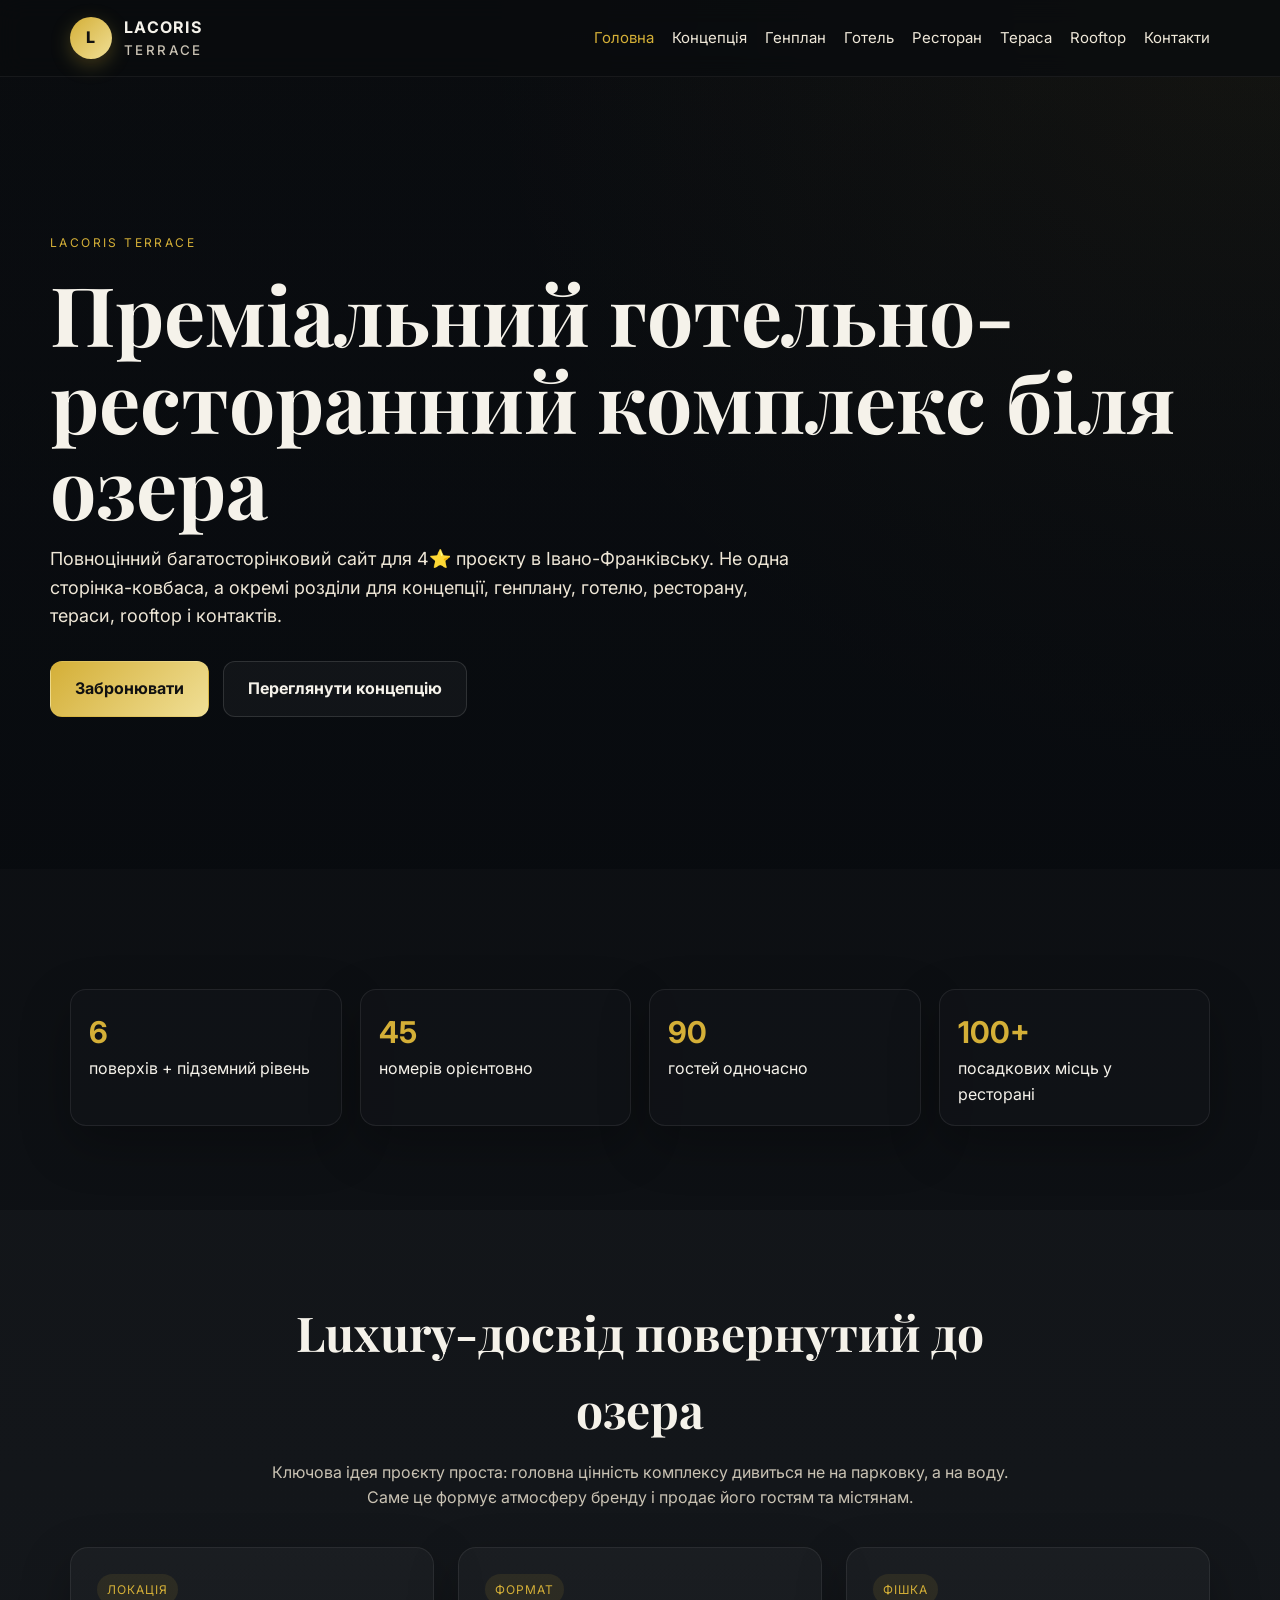
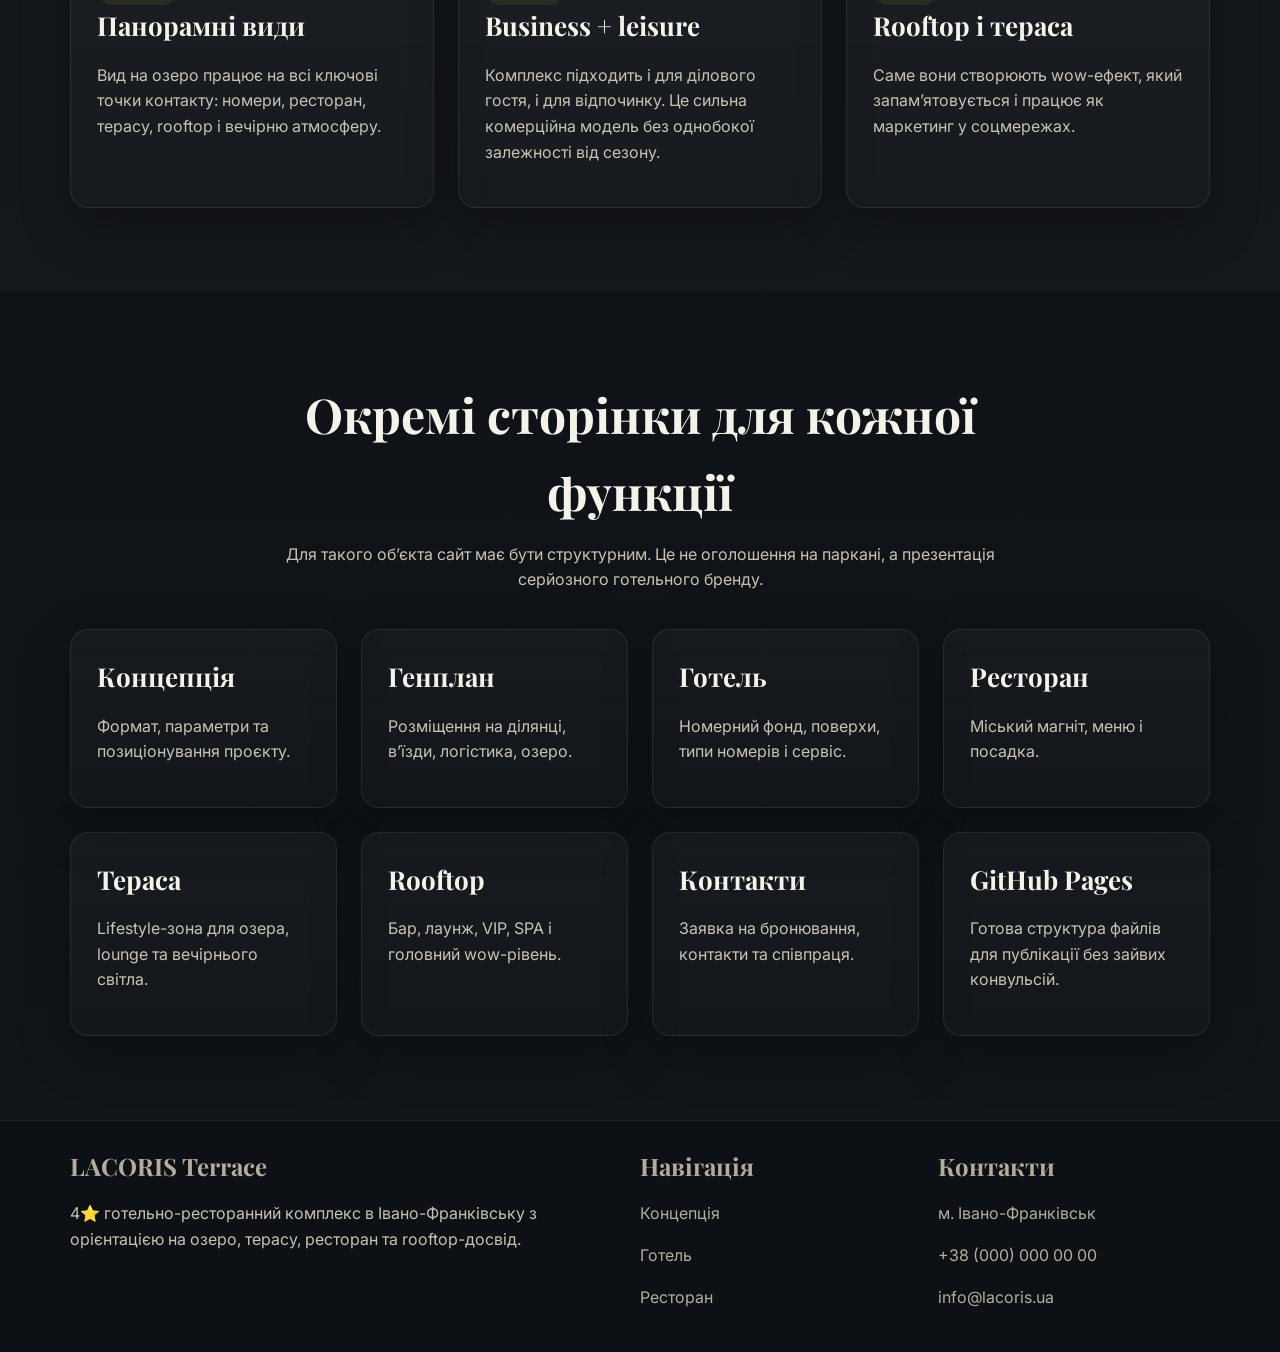
<file: index.html>
<!DOCTYPE html><html lang="uk"><head><meta charset="UTF-8"><meta name="viewport" content="width=device-width, initial-scale=1.0"><title>LACORIS Terrace | Головна</title><link rel="preconnect" href="https://fonts.googleapis.com"><link rel="preconnect" href="https://fonts.gstatic.com" crossorigin><link href="https://fonts.googleapis.com/css2?family=Playfair+Display:wght@500;700&family=Inter:wght@300;400;500;600;700&display=swap" rel="stylesheet"><link rel="stylesheet" href="style.css"></head><body><header class="header"><div class="container nav"><a class="brand" href="index.html"><span class="brand-mark">L</span><span>LACORIS <small>TERRACE</small></span></a><nav class="nav-links"><a class="active" href="index.html">Головна</a><a class="" href="concept.html">Концепція</a><a class="" href="masterplan.html">Генплан</a><a class="" href="hotel.html">Готель</a><a class="" href="restaurant.html">Ресторан</a><a class="" href="terrace.html">Тераса</a><a class="" href="rooftop.html">Rooftop</a><a class="" href="contacts.html">Контакти</a></nav></div></header><section class="hero"><div class="container hero-inner"><span class="kicker">LACORIS Terrace</span><h1>Преміальний готельно-ресторанний комплекс біля озера</h1><p>Повноцінний багатосторінковий сайт для 4⭐ проєкту в Івано-Франківську. Не одна сторінка-ковбаса, а окремі розділи для концепції, генплану, готелю, ресторану, тераси, rooftop і контактів.</p><div class="actions"><a class="btn btn-primary" href="contacts.html">Забронювати</a><a class="btn btn-secondary" href="concept.html">Переглянути концепцію</a></div></div></section>
<section class="section"><div class="container"><div class="stats"><div class="stat"><strong>6</strong><span>поверхів + підземний рівень</span></div><div class="stat"><strong>45</strong><span>номерів орієнтовно</span></div><div class="stat"><strong>90</strong><span>гостей одночасно</span></div><div class="stat"><strong>100+</strong><span>посадкових місць у ресторані</span></div></div></div></section>
<section class="section section-alt"><div class="container"><div class="section-head"><h2>Luxury-досвід повернутий до озера</h2><p>Ключова ідея проєкту проста: головна цінність комплексу дивиться не на парковку, а на воду. Саме це формує атмосферу бренду і продає його гостям та містянам.</p></div><div class="grid grid-3"><article class="card"><span class="badge">Локація</span><h3>Панорамні види</h3><p>Вид на озеро працює на всі ключові точки контакту: номери, ресторан, терасу, rooftop і вечірню атмосферу.</p></article><article class="card"><span class="badge">Формат</span><h3>Business + leisure</h3><p>Комплекс підходить і для ділового гостя, і для відпочинку. Це сильна комерційна модель без однобокої залежності від сезону.</p></article><article class="card"><span class="badge">Фішка</span><h3>Rooftop і тераса</h3><p>Саме вони створюють wow-ефект, який запам’ятовується і працює як маркетинг у соцмережах.</p></article></div></div></section>
<section class="section"><div class="container"><div class="section-head"><h2>Окремі сторінки для кожної функції</h2><p>Для такого об’єкта сайт має бути структурним. Це не оголошення на паркані, а презентація серйозного готельного бренду.</p></div><div class="grid grid-4"><a class="card" href="concept.html"><h3>Концепція</h3><p>Формат, параметри та позиціонування проєкту.</p></a><a class="card" href="masterplan.html"><h3>Генплан</h3><p>Розміщення на ділянці, в’їзди, логістика, озеро.</p></a><a class="card" href="hotel.html"><h3>Готель</h3><p>Номерний фонд, поверхи, типи номерів і сервіс.</p></a><a class="card" href="restaurant.html"><h3>Ресторан</h3><p>Міський магніт, меню і посадка.</p></a><a class="card" href="terrace.html"><h3>Тераса</h3><p>Lifestyle-зона для озера, lounge та вечірнього світла.</p></a><a class="card" href="rooftop.html"><h3>Rooftop</h3><p>Бар, лаунж, VIP, SPA і головний wow-рівень.</p></a><a class="card" href="contacts.html"><h3>Контакти</h3><p>Заявка на бронювання, контакти та співпраця.</p></a><div class="card"><h3>GitHub Pages</h3><p>Готова структура файлів для публікації без зайвих конвульсій.</p></div></div></div></section><footer class="footer"><div class="container footer-grid"><div><h4>LACORIS Terrace</h4><p class="note">4⭐ готельно-ресторанний комплекс в Івано-Франківську з орієнтацією на озеро, терасу, ресторан та rooftop-досвід.</p></div><div><h4>Навігація</h4><p><a href="concept.html">Концепція</a></p><p><a href="hotel.html">Готель</a></p><p><a href="restaurant.html">Ресторан</a></p></div><div><h4>Контакти</h4><p>м. Івано-Франківськ</p><p><a href="tel:+380000000000">+38 (000) 000 00 00</a></p><p><a href="mailto:info@lacoris.ua">info@lacoris.ua</a></p></div></div></footer></body></html>
</file>
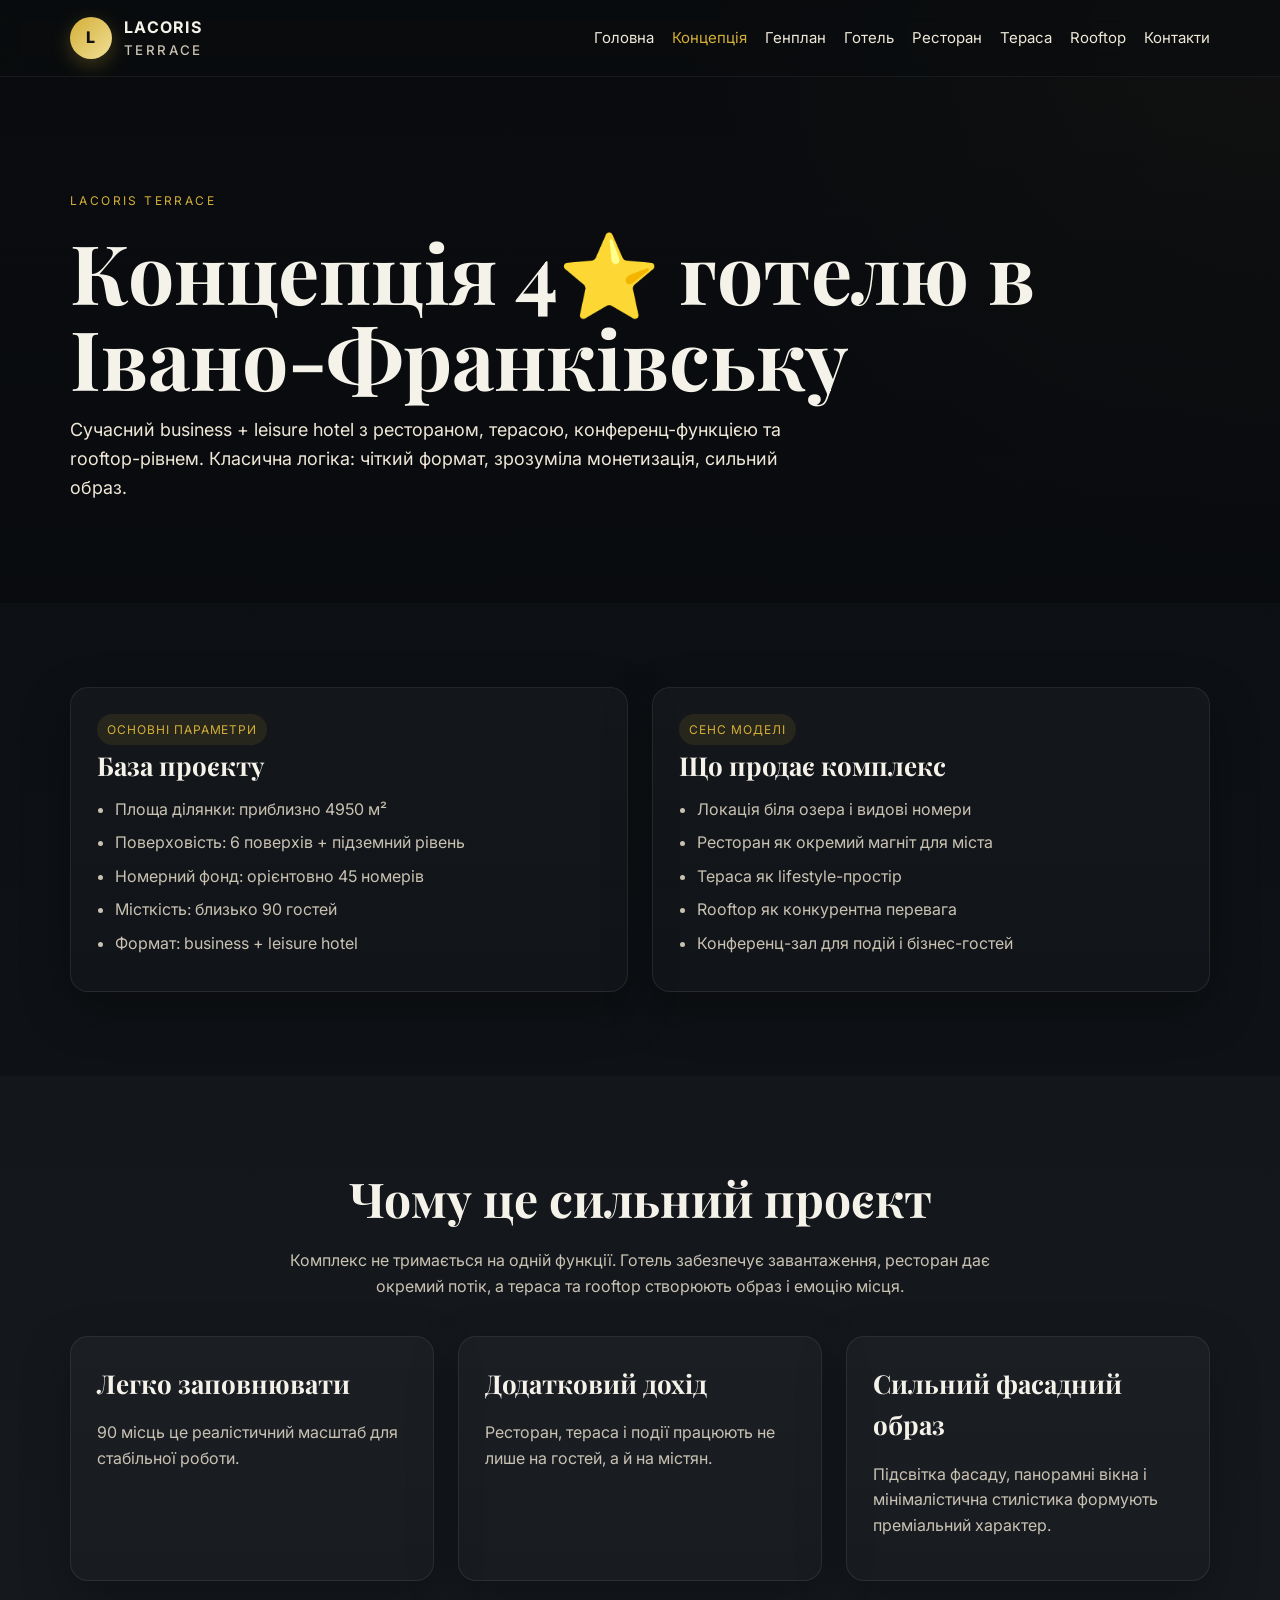
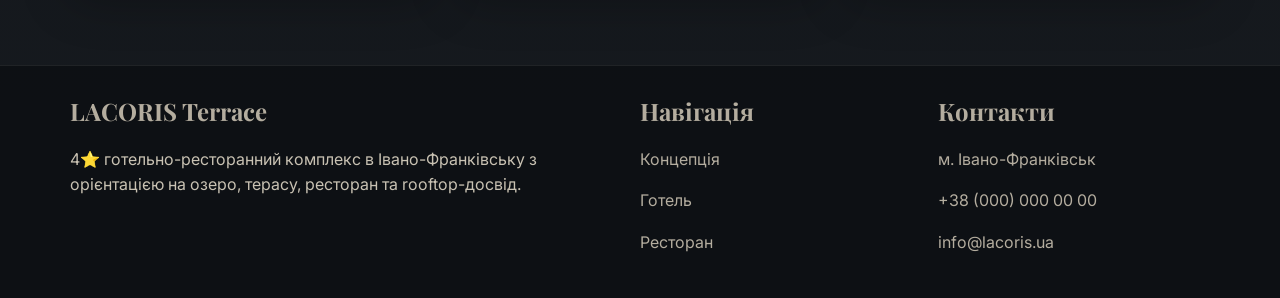
<file: concept.html>
<!DOCTYPE html><html lang="uk"><head><meta charset="UTF-8"><meta name="viewport" content="width=device-width, initial-scale=1.0"><title>LACORIS Terrace | Концепція</title><link rel="preconnect" href="https://fonts.googleapis.com"><link rel="preconnect" href="https://fonts.gstatic.com" crossorigin><link href="https://fonts.googleapis.com/css2?family=Playfair+Display:wght@500;700&family=Inter:wght@300;400;500;600;700&display=swap" rel="stylesheet"><link rel="stylesheet" href="style.css"></head><body><header class="header"><div class="container nav"><a class="brand" href="index.html"><span class="brand-mark">L</span><span>LACORIS <small>TERRACE</small></span></a><nav class="nav-links"><a class="" href="index.html">Головна</a><a class="active" href="concept.html">Концепція</a><a class="" href="masterplan.html">Генплан</a><a class="" href="hotel.html">Готель</a><a class="" href="restaurant.html">Ресторан</a><a class="" href="terrace.html">Тераса</a><a class="" href="rooftop.html">Rooftop</a><a class="" href="contacts.html">Контакти</a></nav></div></header><section class="page-hero"><div class="container"><span class="kicker">LACORIS Terrace</span><h1>Концепція 4⭐ готелю в Івано-Франківську</h1><p>Сучасний business + leisure hotel з рестораном, терасою, конференц-функцією та rooftop-рівнем. Класична логіка: чіткий формат, зрозуміла монетизація, сильний образ.</p></div></section>
<section class="section"><div class="container"><div class="grid grid-2"><article class="card"><span class="badge">Основні параметри</span><h3>База проєкту</h3><ul class="list"><li>Площа ділянки: приблизно 4950 м²</li><li>Поверховість: 6 поверхів + підземний рівень</li><li>Номерний фонд: орієнтовно 45 номерів</li><li>Місткість: близько 90 гостей</li><li>Формат: business + leisure hotel</li></ul></article><article class="card"><span class="badge">Сенс моделі</span><h3>Що продає комплекс</h3><ul class="list"><li>Локація біля озера і видові номери</li><li>Ресторан як окремий магніт для міста</li><li>Тераса як lifestyle-простір</li><li>Rooftop як конкурентна перевага</li><li>Конференц-зал для подій і бізнес-гостей</li></ul></article></div></div></section>
<section class="section section-alt"><div class="container"><div class="section-head"><h2>Чому це сильний проєкт</h2><p>Комплекс не тримається на одній функції. Готель забезпечує завантаження, ресторан дає окремий потік, а тераса та rooftop створюють образ і емоцію місця.</p></div><div class="grid grid-3"><article class="card"><h3>Легко заповнювати</h3><p>90 місць це реалістичний масштаб для стабільної роботи.</p></article><article class="card"><h3>Додатковий дохід</h3><p>Ресторан, тераса і події працюють не лише на гостей, а й на містян.</p></article><article class="card"><h3>Сильний фасадний образ</h3><p>Підсвітка фасаду, панорамні вікна і мінімалістична стилістика формують преміальний характер.</p></article></div></div></section><footer class="footer"><div class="container footer-grid"><div><h4>LACORIS Terrace</h4><p class="note">4⭐ готельно-ресторанний комплекс в Івано-Франківську з орієнтацією на озеро, терасу, ресторан та rooftop-досвід.</p></div><div><h4>Навігація</h4><p><a href="concept.html">Концепція</a></p><p><a href="hotel.html">Готель</a></p><p><a href="restaurant.html">Ресторан</a></p></div><div><h4>Контакти</h4><p>м. Івано-Франківськ</p><p><a href="tel:+380000000000">+38 (000) 000 00 00</a></p><p><a href="mailto:info@lacoris.ua">info@lacoris.ua</a></p></div></div></footer></body></html>
</file>
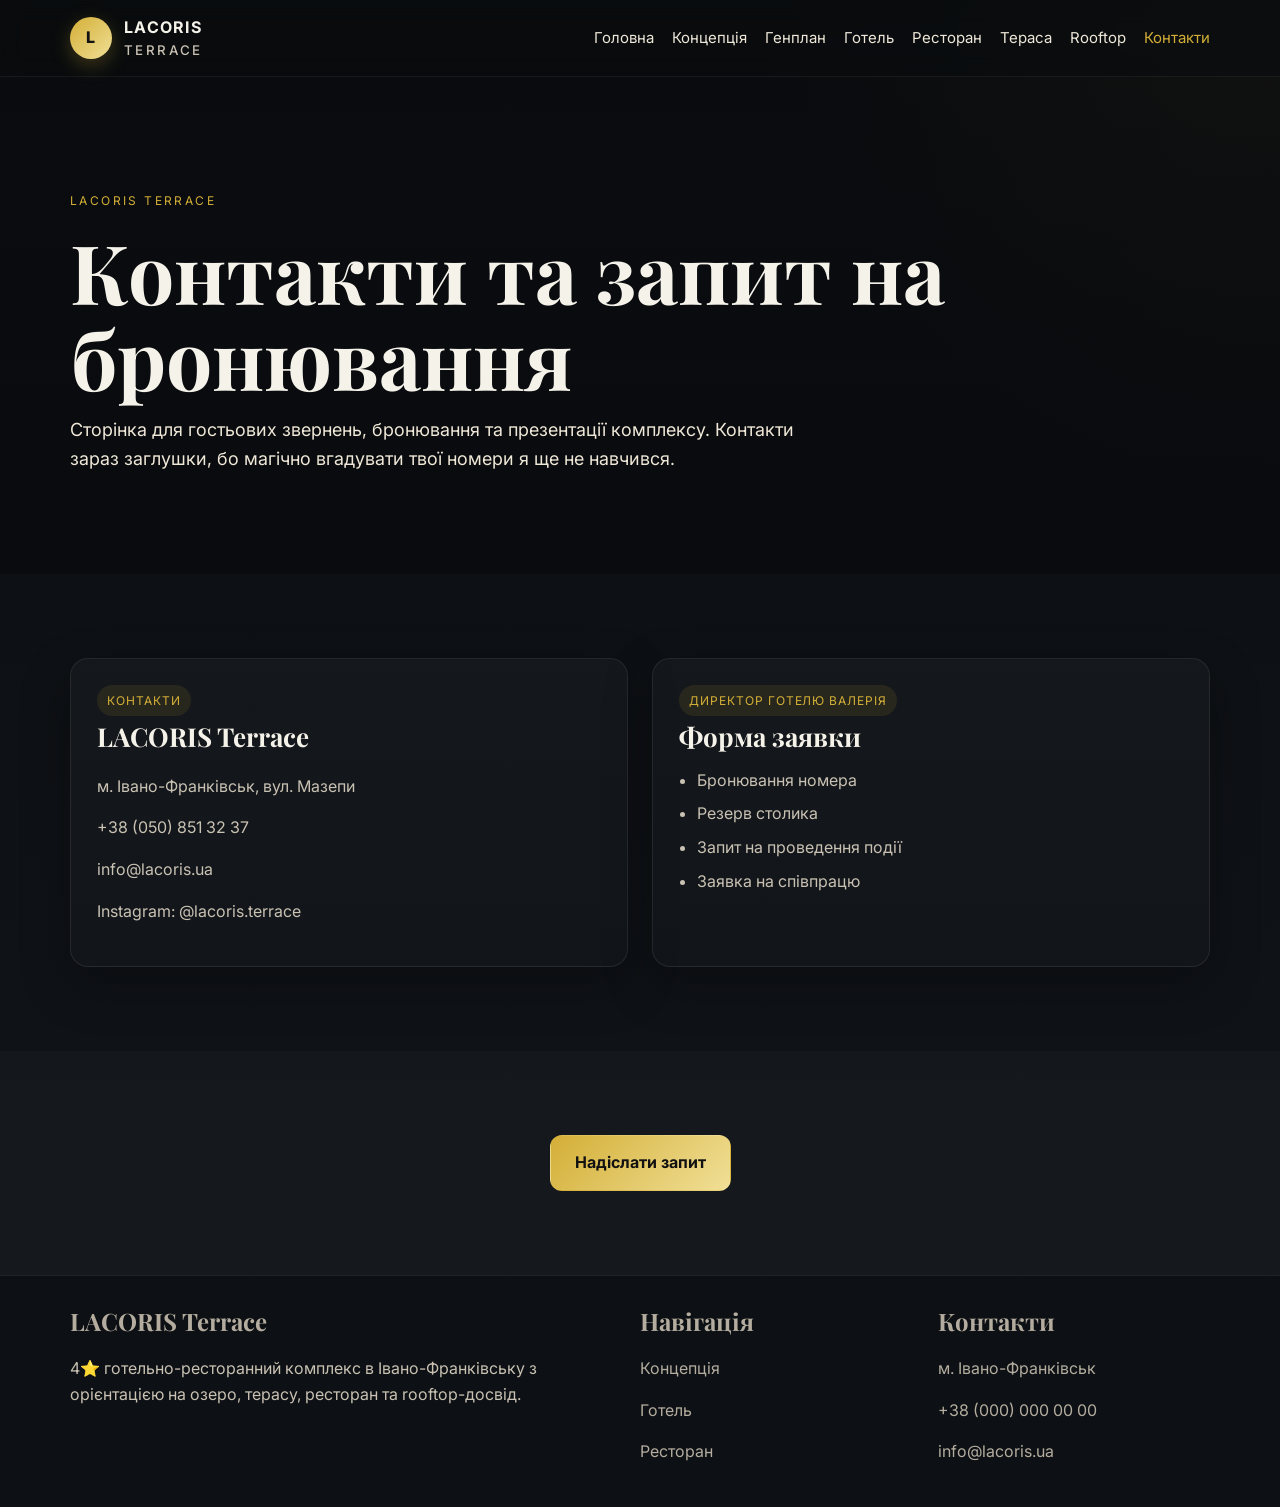
<file: contacts.html>
<!DOCTYPE html><html lang="uk"><head><meta charset="UTF-8"><meta name="viewport" content="width=device-width, initial-scale=1.0"><title>LACORIS Terrace | Контакти</title><link rel="preconnect" href="https://fonts.googleapis.com"><link rel="preconnect" href="https://fonts.gstatic.com" crossorigin><link href="https://fonts.googleapis.com/css2?family=Playfair+Display:wght@500;700&family=Inter:wght@300;400;500;600;700&display=swap" rel="stylesheet"><link rel="stylesheet" href="style.css"></head><body><header class="header"><div class="container nav"><a class="brand" href="index.html"><span class="brand-mark">L</span><span>LACORIS <small>TERRACE</small></span></a><nav class="nav-links"><a class="" href="index.html">Головна</a><a class="" href="concept.html">Концепція</a><a class="" href="masterplan.html">Генплан</a><a class="" href="hotel.html">Готель</a><a class="" href="restaurant.html">Ресторан</a><a class="" href="terrace.html">Тераса</a><a class="" href="rooftop.html">Rooftop</a><a class="active" href="contacts.html">Контакти</a></nav></div></header><section class="page-hero"><div class="container"><span class="kicker">LACORIS Terrace</span><h1>Контакти та запит на бронювання</h1><p>Сторінка для гостьових звернень, бронювання та презентації комплексу. Контакти зараз заглушки, бо магічно вгадувати твої номери я ще не навчився.</p></div></section>
<section class="section"><div class="container"><div class="grid grid-2"><article class="card"><span class="badge">Контакти</span><h3>LACORIS Terrace</h3><p>м. Івано-Франківськ, вул. Мазепи</p><p><a href="tel:+380508513237">+38 (050) 851 32 37</a></p><p><a href="mailto:info@lacoris.ua">info@lacoris.ua</a></p><p>Instagram: @lacoris.terrace</p></article><article class="card"><span class="badge">Директор готелю Валерія</span><h3>Форма заявки</h3><ul class="list"><li>Бронювання номера</li><li>Резерв столика</li><li>Запит на проведення події</li><li>Заявка на співпрацю</li></ul></article></div></div></section>
<section class="section section-alt"><div class="container"><div class="center"><a class="btn btn-primary" href="mailto:info@lacoris.ua">Надіслати запит</a></div></div></section><footer class="footer"><div class="container footer-grid"><div><h4>LACORIS Terrace</h4><p class="note">4⭐ готельно-ресторанний комплекс в Івано-Франківську з орієнтацією на озеро, терасу, ресторан та rooftop-досвід.</p></div><div><h4>Навігація</h4><p><a href="concept.html">Концепція</a></p><p><a href="hotel.html">Готель</a></p><p><a href="restaurant.html">Ресторан</a></p></div><div><h4>Контакти</h4><p>м. Івано-Франківськ</p><p><a href="tel:+380000000000">+38 (000) 000 00 00</a></p><p><a href="mailto:info@lacoris.ua">info@lacoris.ua</a></p></div></div></footer></body></html>
</file>
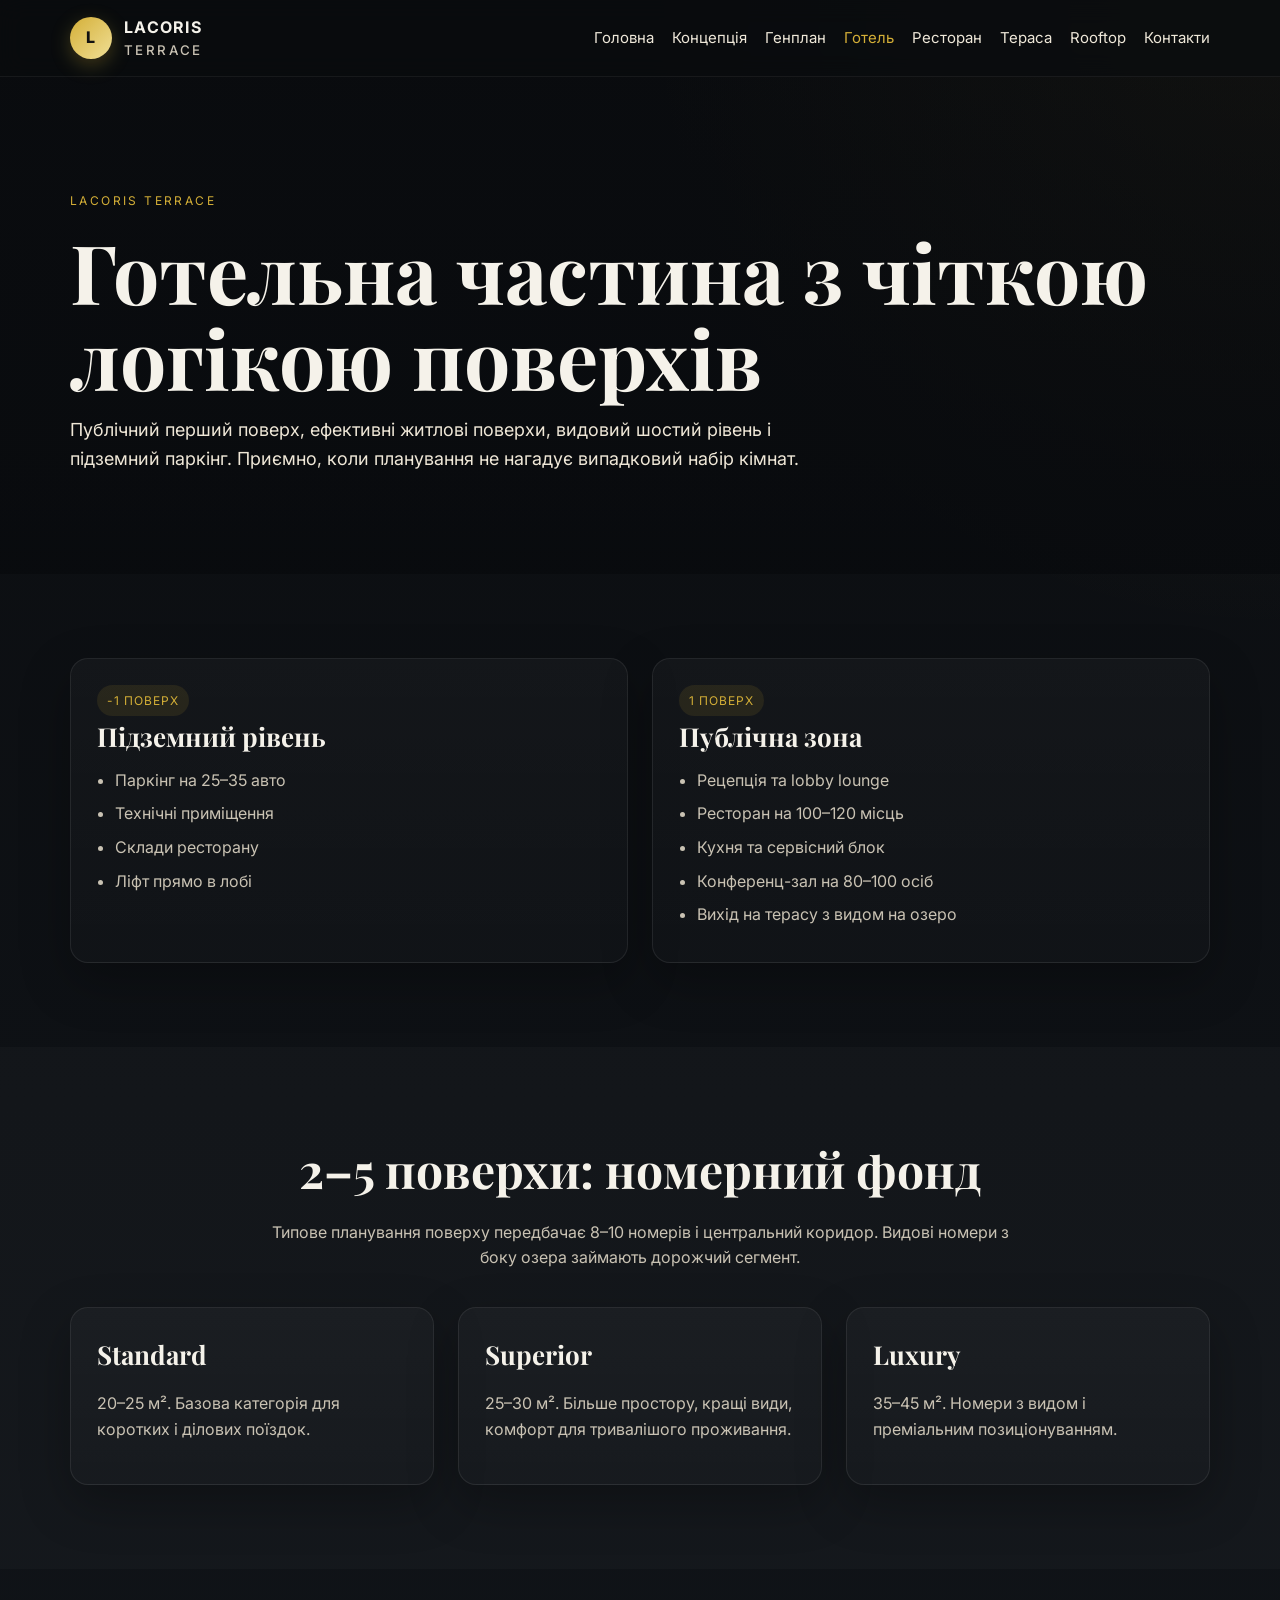
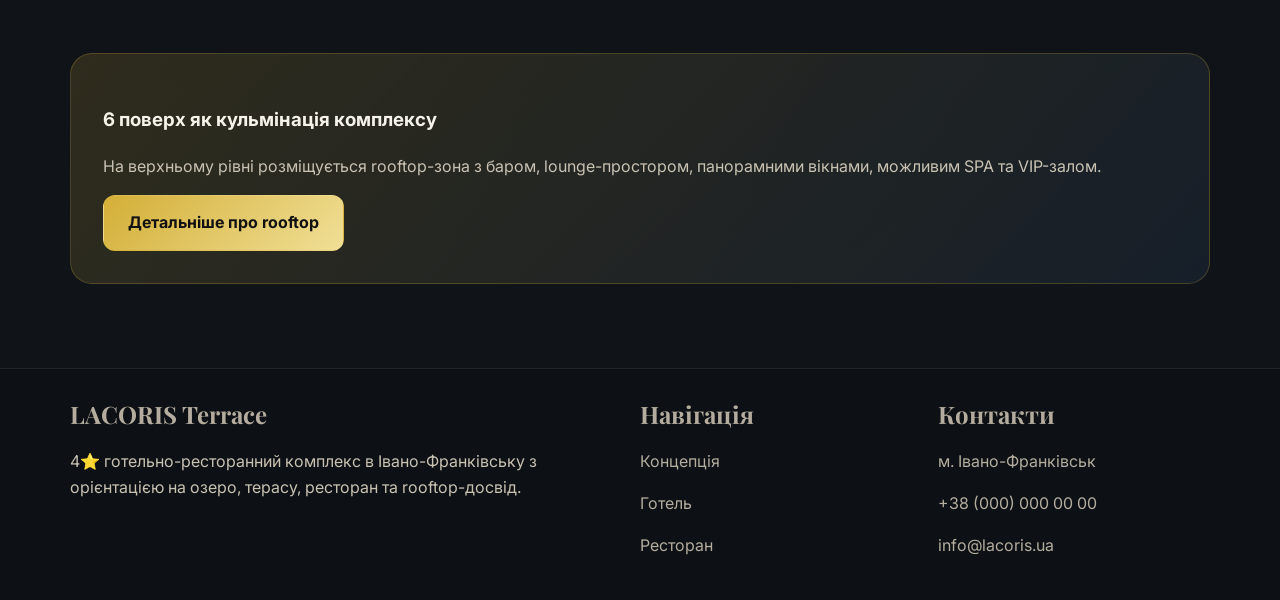
<file: hotel.html>
<!DOCTYPE html><html lang="uk"><head><meta charset="UTF-8"><meta name="viewport" content="width=device-width, initial-scale=1.0"><title>LACORIS Terrace | Готель</title><link rel="preconnect" href="https://fonts.googleapis.com"><link rel="preconnect" href="https://fonts.gstatic.com" crossorigin><link href="https://fonts.googleapis.com/css2?family=Playfair+Display:wght@500;700&family=Inter:wght@300;400;500;600;700&display=swap" rel="stylesheet"><link rel="stylesheet" href="style.css"></head><body><header class="header"><div class="container nav"><a class="brand" href="index.html"><span class="brand-mark">L</span><span>LACORIS <small>TERRACE</small></span></a><nav class="nav-links"><a class="" href="index.html">Головна</a><a class="" href="concept.html">Концепція</a><a class="" href="masterplan.html">Генплан</a><a class="active" href="hotel.html">Готель</a><a class="" href="restaurant.html">Ресторан</a><a class="" href="terrace.html">Тераса</a><a class="" href="rooftop.html">Rooftop</a><a class="" href="contacts.html">Контакти</a></nav></div></header><section class="page-hero"><div class="container"><span class="kicker">LACORIS Terrace</span><h1>Готельна частина з чіткою логікою поверхів</h1><p>Публічний перший поверх, ефективні житлові поверхи, видовий шостий рівень і підземний паркінг. Приємно, коли планування не нагадує випадковий набір кімнат.</p></div></section>
<section class="section"><div class="container"><div class="grid grid-2"><article class="card"><span class="badge">-1 поверх</span><h3>Підземний рівень</h3><ul class="list"><li>Паркінг на 25–35 авто</li><li>Технічні приміщення</li><li>Склади ресторану</li><li>Ліфт прямо в лобі</li></ul></article><article class="card"><span class="badge">1 поверх</span><h3>Публічна зона</h3><ul class="list"><li>Рецепція та lobby lounge</li><li>Ресторан на 100–120 місць</li><li>Кухня та сервісний блок</li><li>Конференц-зал на 80–100 осіб</li><li>Вихід на терасу з видом на озеро</li></ul></article></div></div></section>
<section class="section section-alt"><div class="container"><div class="section-head"><h2>2–5 поверхи: номерний фонд</h2><p>Типове планування поверху передбачає 8–10 номерів і центральний коридор. Видові номери з боку озера займають дорожчий сегмент.</p></div><div class="grid grid-3"><article class="card"><h3>Standard</h3><p>20–25 м². Базова категорія для коротких і ділових поїздок.</p></article><article class="card"><h3>Superior</h3><p>25–30 м². Більше простору, кращі види, комфорт для тривалішого проживання.</p></article><article class="card"><h3>Luxury</h3><p>35–45 м². Номери з видом і преміальним позиціонуванням.</p></article></div></div></section>
<section class="section"><div class="container"><div class="cta"><h3>6 поверх як кульмінація комплексу</h3><p class="note">На верхньому рівні розміщується rooftop-зона з баром, lounge-простором, панорамними вікнами, можливим SPA та VIP-залом.</p><div class="actions"><a class="btn btn-primary" href="rooftop.html">Детальніше про rooftop</a></div></div></div></section><footer class="footer"><div class="container footer-grid"><div><h4>LACORIS Terrace</h4><p class="note">4⭐ готельно-ресторанний комплекс в Івано-Франківську з орієнтацією на озеро, терасу, ресторан та rooftop-досвід.</p></div><div><h4>Навігація</h4><p><a href="concept.html">Концепція</a></p><p><a href="hotel.html">Готель</a></p><p><a href="restaurant.html">Ресторан</a></p></div><div><h4>Контакти</h4><p>м. Івано-Франківськ</p><p><a href="tel:+380000000000">+38 (000) 000 00 00</a></p><p><a href="mailto:info@lacoris.ua">info@lacoris.ua</a></p></div></div></footer></body></html>
</file>
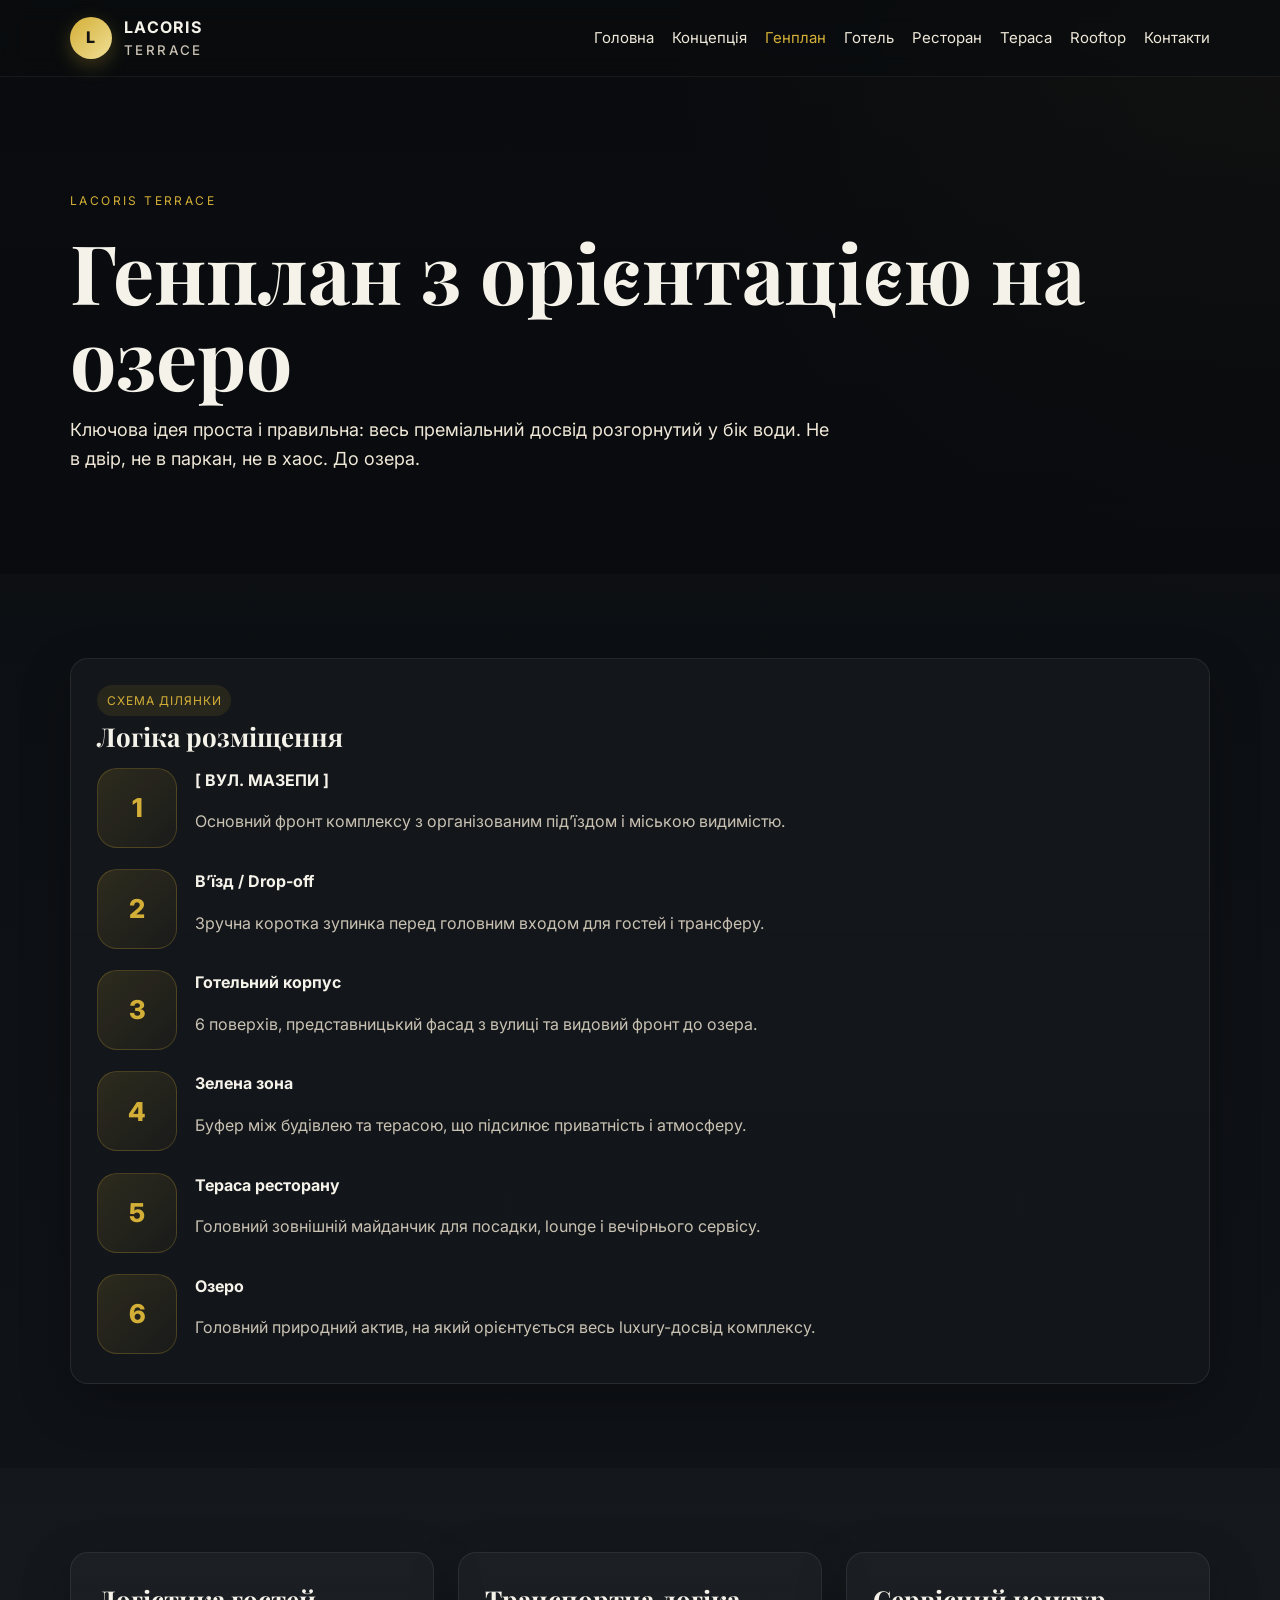
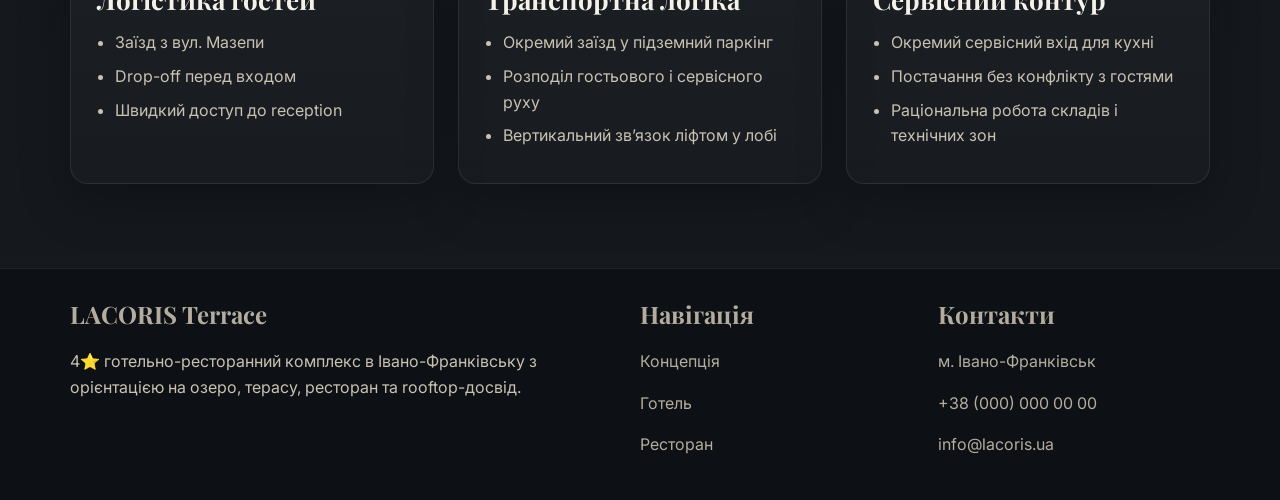
<file: masterplan.html>
<!DOCTYPE html><html lang="uk"><head><meta charset="UTF-8"><meta name="viewport" content="width=device-width, initial-scale=1.0"><title>LACORIS Terrace | Генплан</title><link rel="preconnect" href="https://fonts.googleapis.com"><link rel="preconnect" href="https://fonts.gstatic.com" crossorigin><link href="https://fonts.googleapis.com/css2?family=Playfair+Display:wght@500;700&family=Inter:wght@300;400;500;600;700&display=swap" rel="stylesheet"><link rel="stylesheet" href="style.css"></head><body><header class="header"><div class="container nav"><a class="brand" href="index.html"><span class="brand-mark">L</span><span>LACORIS <small>TERRACE</small></span></a><nav class="nav-links"><a class="" href="index.html">Головна</a><a class="" href="concept.html">Концепція</a><a class="active" href="masterplan.html">Генплан</a><a class="" href="hotel.html">Готель</a><a class="" href="restaurant.html">Ресторан</a><a class="" href="terrace.html">Тераса</a><a class="" href="rooftop.html">Rooftop</a><a class="" href="contacts.html">Контакти</a></nav></div></header><section class="page-hero"><div class="container"><span class="kicker">LACORIS Terrace</span><h1>Генплан з орієнтацією на озеро</h1><p>Ключова ідея проста і правильна: весь преміальний досвід розгорнутий у бік води. Не в двір, не в паркан, не в хаос. До озера.</p></div></section>
<section class="section"><div class="container"><div class="card"><span class="badge">Схема ділянки</span><h3>Логіка розміщення</h3><div class="plan"><div class="plan-step"><div class="num">1</div><div><strong>[ ВУЛ. МАЗЕПИ ]</strong><p class="note">Основний фронт комплексу з організованим під’їздом і міською видимістю.</p></div></div><div class="plan-step"><div class="num">2</div><div><strong>В’їзд / Drop-off</strong><p class="note">Зручна коротка зупинка перед головним входом для гостей і трансферу.</p></div></div><div class="plan-step"><div class="num">3</div><div><strong>Готельний корпус</strong><p class="note">6 поверхів, представницький фасад з вулиці та видовий фронт до озера.</p></div></div><div class="plan-step"><div class="num">4</div><div><strong>Зелена зона</strong><p class="note">Буфер між будівлею та терасою, що підсилює приватність і атмосферу.</p></div></div><div class="plan-step"><div class="num">5</div><div><strong>Тераса ресторану</strong><p class="note">Головний зовнішній майданчик для посадки, lounge і вечірнього сервісу.</p></div></div><div class="plan-step"><div class="num">6</div><div><strong>Озеро</strong><p class="note">Головний природний актив, на який орієнтується весь luxury-досвід комплексу.</p></div></div></div></div></div></section>
<section class="section section-alt"><div class="container"><div class="grid grid-3"><article class="card"><h3>Логістика гостей</h3><ul class="list"><li>Заїзд з вул. Мазепи</li><li>Drop-off перед входом</li><li>Швидкий доступ до reception</li></ul></article><article class="card"><h3>Транспортна логіка</h3><ul class="list"><li>Окремий заїзд у підземний паркінг</li><li>Розподіл гостьового і сервісного руху</li><li>Вертикальний зв’язок ліфтом у лобі</li></ul></article><article class="card"><h3>Сервісний контур</h3><ul class="list"><li>Окремий сервісний вхід для кухні</li><li>Постачання без конфлікту з гостями</li><li>Раціональна робота складів і технічних зон</li></ul></article></div></div></section><footer class="footer"><div class="container footer-grid"><div><h4>LACORIS Terrace</h4><p class="note">4⭐ готельно-ресторанний комплекс в Івано-Франківську з орієнтацією на озеро, терасу, ресторан та rooftop-досвід.</p></div><div><h4>Навігація</h4><p><a href="concept.html">Концепція</a></p><p><a href="hotel.html">Готель</a></p><p><a href="restaurant.html">Ресторан</a></p></div><div><h4>Контакти</h4><p>м. Івано-Франківськ</p><p><a href="tel:+380000000000">+38 (000) 000 00 00</a></p><p><a href="mailto:info@lacoris.ua">info@lacoris.ua</a></p></div></div></footer></body></html>
</file>
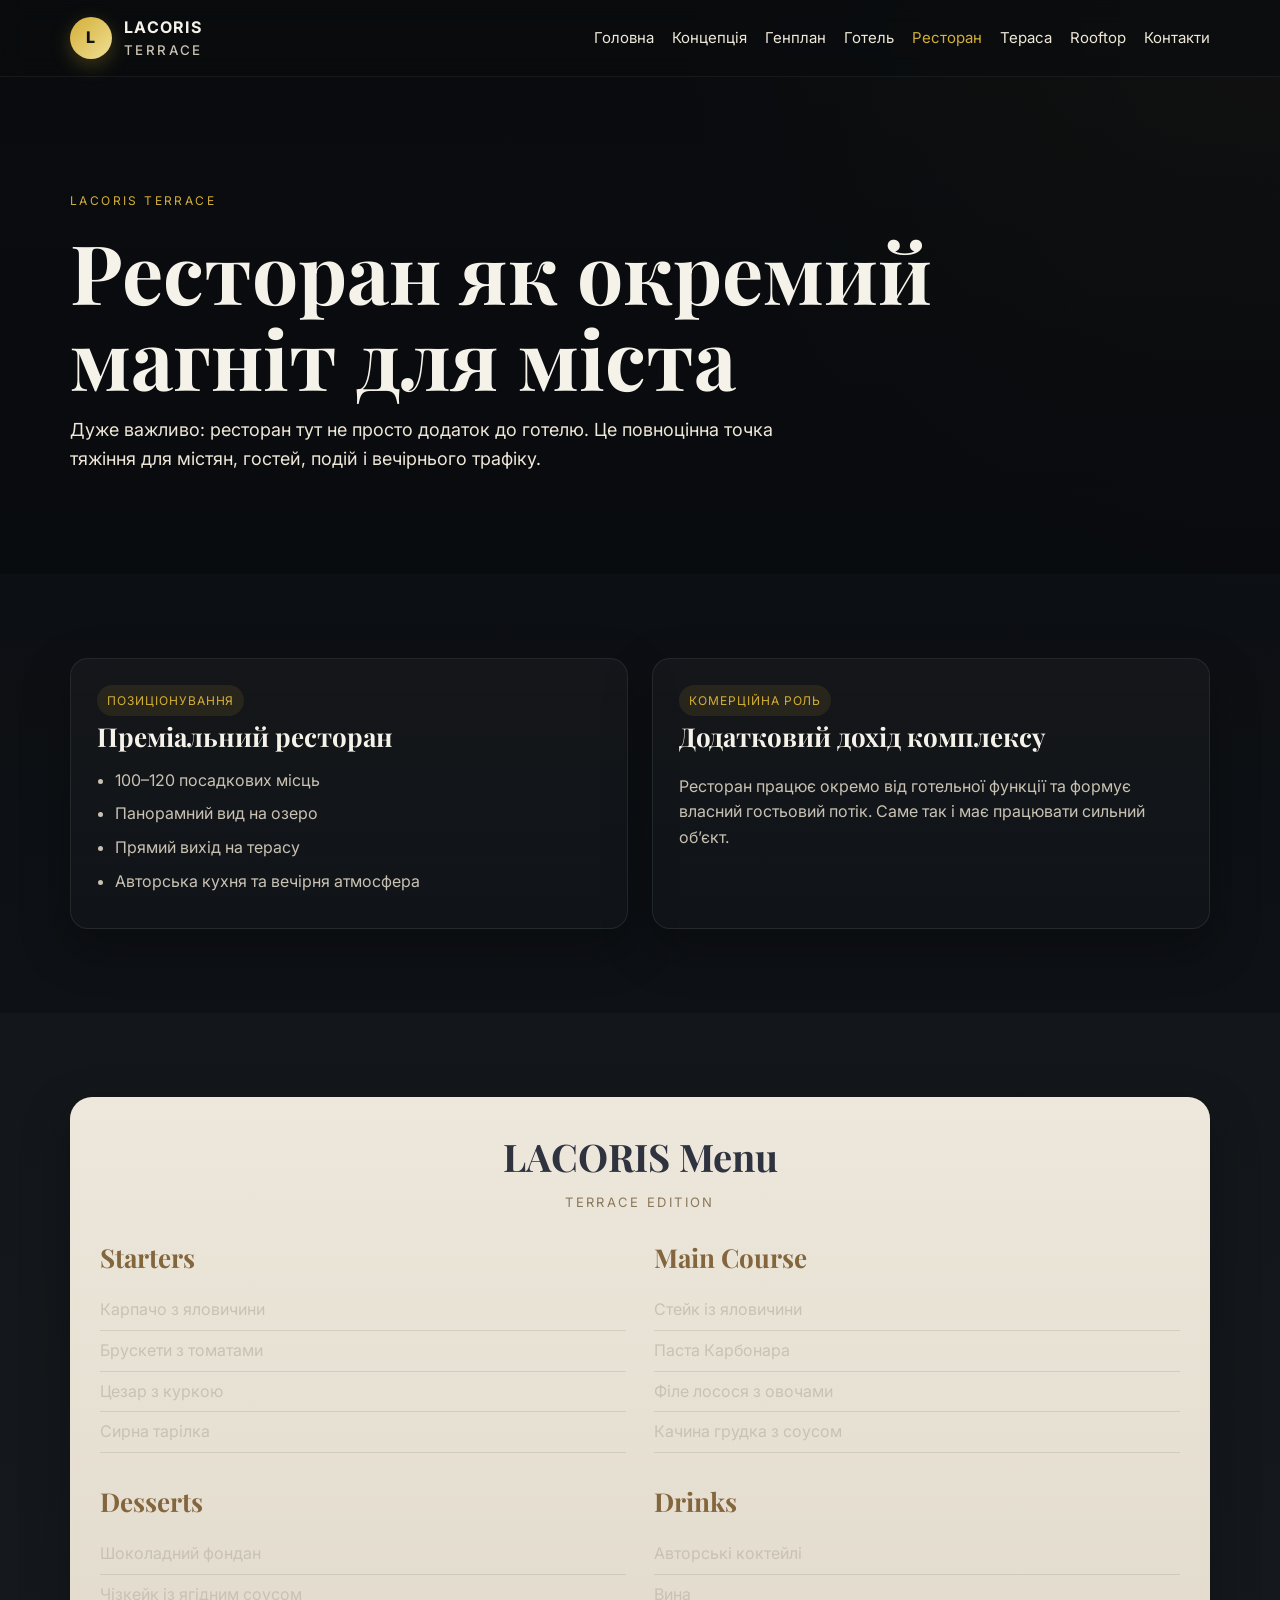
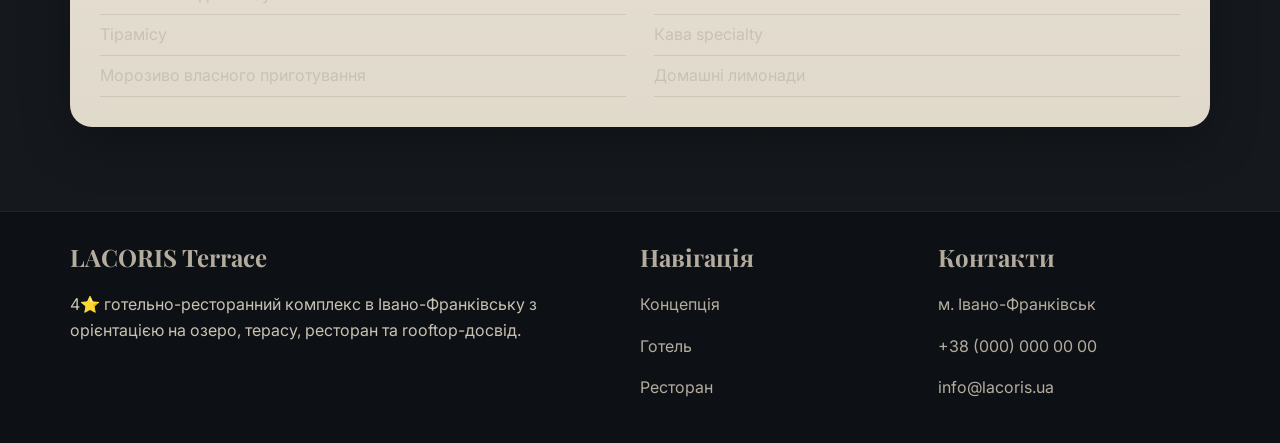
<file: restaurant.html>
<!DOCTYPE html><html lang="uk"><head><meta charset="UTF-8"><meta name="viewport" content="width=device-width, initial-scale=1.0"><title>LACORIS Terrace | Ресторан</title><link rel="preconnect" href="https://fonts.googleapis.com"><link rel="preconnect" href="https://fonts.gstatic.com" crossorigin><link href="https://fonts.googleapis.com/css2?family=Playfair+Display:wght@500;700&family=Inter:wght@300;400;500;600;700&display=swap" rel="stylesheet"><link rel="stylesheet" href="style.css"></head><body><header class="header"><div class="container nav"><a class="brand" href="index.html"><span class="brand-mark">L</span><span>LACORIS <small>TERRACE</small></span></a><nav class="nav-links"><a class="" href="index.html">Головна</a><a class="" href="concept.html">Концепція</a><a class="" href="masterplan.html">Генплан</a><a class="" href="hotel.html">Готель</a><a class="active" href="restaurant.html">Ресторан</a><a class="" href="terrace.html">Тераса</a><a class="" href="rooftop.html">Rooftop</a><a class="" href="contacts.html">Контакти</a></nav></div></header><section class="page-hero"><div class="container"><span class="kicker">LACORIS Terrace</span><h1>Ресторан як окремий магніт для міста</h1><p>Дуже важливо: ресторан тут не просто додаток до готелю. Це повноцінна точка тяжіння для містян, гостей, подій і вечірнього трафіку.</p></div></section>
<section class="section"><div class="container"><div class="grid grid-2"><article class="card"><span class="badge">Позиціонування</span><h3>Преміальний ресторан</h3><ul class="list"><li>100–120 посадкових місць</li><li>Панорамний вид на озеро</li><li>Прямий вихід на терасу</li><li>Авторська кухня та вечірня атмосфера</li></ul></article><article class="card"><span class="badge">Комерційна роль</span><h3>Додатковий дохід комплексу</h3><p>Ресторан працює окремо від готельної функції та формує власний гостьовий потік. Саме так і має працювати сильний об’єкт.</p></article></div></div></section>
<section class="section section-alt"><div class="container"><div class="card menu-board"><h3>LACORIS Menu</h3><div class="sub">Terrace Edition</div><div class="menu-grid"><div class="menu-col"><h4>Starters</h4><ul><li>Карпачо з яловичини</li><li>Брускети з томатами</li><li>Цезар з куркою</li><li>Сирна тарілка</li></ul></div><div class="menu-col"><h4>Main Course</h4><ul><li>Стейк із яловичини</li><li>Паста Карбонара</li><li>Філе лосося з овочами</li><li>Качина грудка з соусом</li></ul></div><div class="menu-col"><h4>Desserts</h4><ul><li>Шоколадний фондан</li><li>Чізкейк із ягідним соусом</li><li>Тірамісу</li><li>Морозиво власного приготування</li></ul></div><div class="menu-col"><h4>Drinks</h4><ul><li>Авторські коктейлі</li><li>Вина</li><li>Кава specialty</li><li>Домашні лимонади</li></ul></div></div></div></div></section><footer class="footer"><div class="container footer-grid"><div><h4>LACORIS Terrace</h4><p class="note">4⭐ готельно-ресторанний комплекс в Івано-Франківську з орієнтацією на озеро, терасу, ресторан та rooftop-досвід.</p></div><div><h4>Навігація</h4><p><a href="concept.html">Концепція</a></p><p><a href="hotel.html">Готель</a></p><p><a href="restaurant.html">Ресторан</a></p></div><div><h4>Контакти</h4><p>м. Івано-Франківськ</p><p><a href="tel:+380000000000">+38 (000) 000 00 00</a></p><p><a href="mailto:info@lacoris.ua">info@lacoris.ua</a></p></div></div></footer></body></html>
</file>
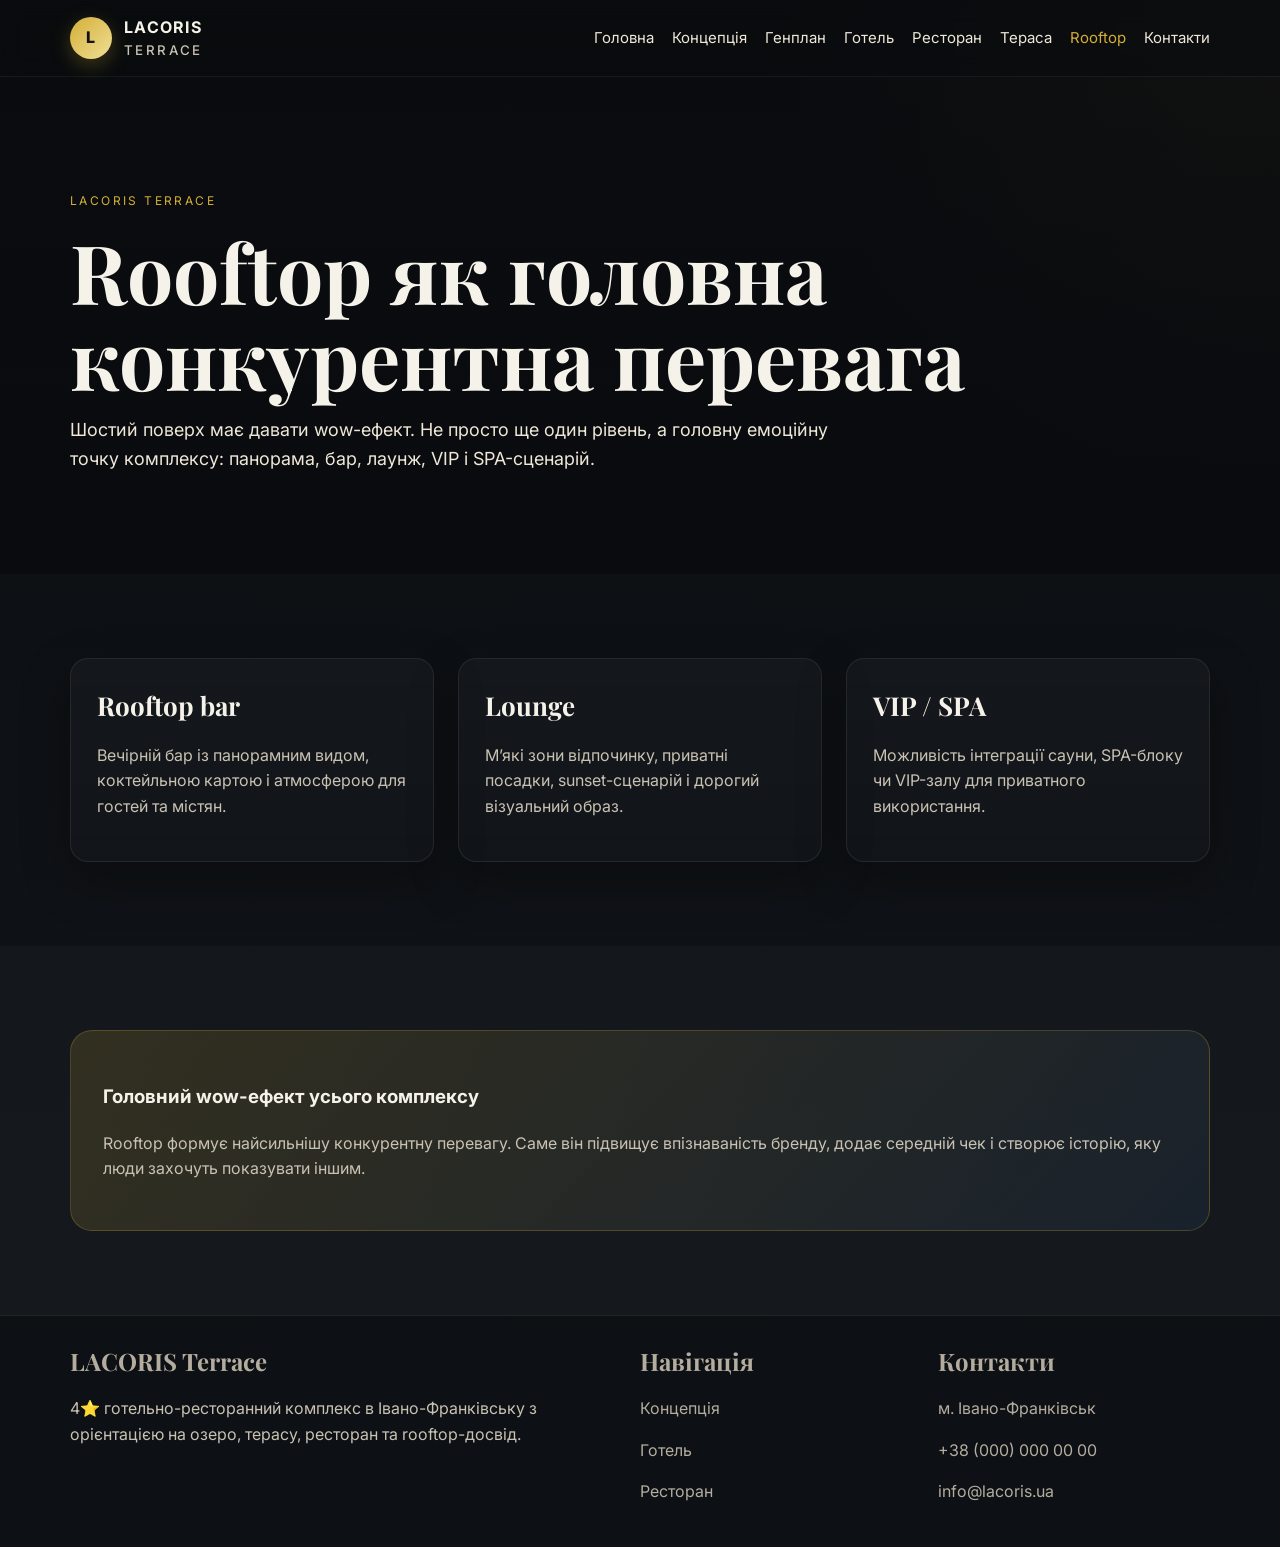
<file: rooftop.html>
<!DOCTYPE html><html lang="uk"><head><meta charset="UTF-8"><meta name="viewport" content="width=device-width, initial-scale=1.0"><title>LACORIS Terrace | Rooftop</title><link rel="preconnect" href="https://fonts.googleapis.com"><link rel="preconnect" href="https://fonts.gstatic.com" crossorigin><link href="https://fonts.googleapis.com/css2?family=Playfair+Display:wght@500;700&family=Inter:wght@300;400;500;600;700&display=swap" rel="stylesheet"><link rel="stylesheet" href="style.css"></head><body><header class="header"><div class="container nav"><a class="brand" href="index.html"><span class="brand-mark">L</span><span>LACORIS <small>TERRACE</small></span></a><nav class="nav-links"><a class="" href="index.html">Головна</a><a class="" href="concept.html">Концепція</a><a class="" href="masterplan.html">Генплан</a><a class="" href="hotel.html">Готель</a><a class="" href="restaurant.html">Ресторан</a><a class="" href="terrace.html">Тераса</a><a class="active" href="rooftop.html">Rooftop</a><a class="" href="contacts.html">Контакти</a></nav></div></header><section class="page-hero"><div class="container"><span class="kicker">LACORIS Terrace</span><h1>Rooftop як головна конкурентна перевага</h1><p>Шостий поверх має давати wow-ефект. Не просто ще один рівень, а головну емоційну точку комплексу: панорама, бар, лаунж, VIP і SPA-сценарій.</p></div></section>
<section class="section"><div class="container"><div class="grid grid-3"><article class="card"><h3>Rooftop bar</h3><p>Вечірній бар із панорамним видом, коктейльною картою і атмосферою для гостей та містян.</p></article><article class="card"><h3>Lounge</h3><p>М’які зони відпочинку, приватні посадки, sunset-сценарій і дорогий візуальний образ.</p></article><article class="card"><h3>VIP / SPA</h3><p>Можливість інтеграції сауни, SPA-блоку чи VIP-залу для приватного використання.</p></article></div></div></section>
<section class="section section-alt"><div class="container"><div class="cta"><h3>Головний wow-ефект усього комплексу</h3><p class="note">Rooftop формує найсильнішу конкурентну перевагу. Саме він підвищує впізнаваність бренду, додає середній чек і створює історію, яку люди захочуть показувати іншим.</p></div></div></section><footer class="footer"><div class="container footer-grid"><div><h4>LACORIS Terrace</h4><p class="note">4⭐ готельно-ресторанний комплекс в Івано-Франківську з орієнтацією на озеро, терасу, ресторан та rooftop-досвід.</p></div><div><h4>Навігація</h4><p><a href="concept.html">Концепція</a></p><p><a href="hotel.html">Готель</a></p><p><a href="restaurant.html">Ресторан</a></p></div><div><h4>Контакти</h4><p>м. Івано-Франківськ</p><p><a href="tel:+380000000000">+38 (000) 000 00 00</a></p><p><a href="mailto:info@lacoris.ua">info@lacoris.ua</a></p></div></div></footer></body></html>
</file>
<file: style.css>
:root{
  --bg:#0d0f12;
  --bg-soft:#14181d;
  --card:#171b21;
  --text:#f5f2ea;
  --muted:#c9c2b3;
  --line:rgba(212,175,55,.22);
  --gold:#d4af37;
  --max:1180px;
  --radius:18px;
  --shadow:0 18px 50px rgba(0,0,0,.28);
}
*{box-sizing:border-box}
html{scroll-behavior:smooth}
body{
  margin:0;
  font-family:Inter,system-ui,-apple-system,BlinkMacSystemFont,"Segoe UI",sans-serif;
  color:var(--text);
  background:
    radial-gradient(circle at top right, rgba(212,175,55,.08), transparent 25%),
    linear-gradient(180deg,#0b0d10 0%, #11151a 100%);
  line-height:1.6;
}
a{color:inherit;text-decoration:none}
img{max-width:100%;display:block}
.container{max-width:var(--max);margin:0 auto;padding:0 20px}
.header{position:sticky;top:0;z-index:1000;backdrop-filter:blur(12px);background:rgba(9,11,14,.82);border-bottom:1px solid rgba(255,255,255,.06)}
.nav{display:flex;align-items:center;justify-content:space-between;min-height:76px;gap:20px}
.brand{display:flex;align-items:center;gap:12px;font-weight:700;letter-spacing:.08em}
.brand-mark{width:42px;height:42px;border-radius:999px;background:linear-gradient(135deg,var(--gold),#f0df96);color:#111;display:grid;place-items:center;font-weight:800;box-shadow:0 6px 20px rgba(212,175,55,.28)}
.brand small{display:block;color:var(--muted);font-weight:500;letter-spacing:.18em}
.nav-links{display:flex;flex-wrap:wrap;gap:18px}
.nav-links a{color:#efe8d9;font-size:15px}
.nav-links a:hover,.nav-links a.active{color:var(--gold)}
.hero{position:relative;min-height:88vh;display:flex;align-items:center;overflow:hidden}
.hero::before{content:"";position:absolute;inset:0;background:linear-gradient(rgba(7,10,14,.35), rgba(7,10,14,.78)),url("https://images.unsplash.com/photo-1566073771259-6a8506099945?auto=format&fit=crop&w=1600&q=80") center/cover no-repeat;transform:scale(1.03)}
.hero-inner{position:relative;z-index:1;padding:90px 0}
.kicker{display:inline-block;color:var(--gold);letter-spacing:.2em;text-transform:uppercase;font-size:12px;margin-bottom:18px}
.hero h1,.page-hero h1{font-family:"Playfair Display", Georgia, serif;font-size:clamp(42px,7vw,82px);line-height:1.05;margin:0 0 16px}
.hero p,.page-hero p{max-width:760px;color:#efe7d7;font-size:18px;margin:0 0 30px}
.actions{display:flex;flex-wrap:wrap;gap:14px}
.btn{display:inline-flex;align-items:center;justify-content:center;padding:14px 24px;border-radius:12px;font-weight:700;border:1px solid transparent;transition:.25s ease}
.btn-primary{background:linear-gradient(135deg,var(--gold),#f0df96);color:#111}
.btn-primary:hover{transform:translateY(-2px)}
.btn-secondary{background:rgba(255,255,255,.04);border-color:rgba(255,255,255,.12)}
.btn-secondary:hover{border-color:var(--gold);color:var(--gold)}
.stats{display:grid;grid-template-columns:repeat(4,minmax(0,1fr));gap:18px;margin-top:36px}
.stat{background:rgba(18,20,25,.62);border:1px solid rgba(255,255,255,.08);border-radius:16px;padding:18px;box-shadow:var(--shadow)}
.stat strong{display:block;font-size:30px;color:var(--gold)}
.section{padding:84px 0}
.section-alt{background:rgba(255,255,255,.02)}
.section-head{max-width:760px;margin:0 auto 36px;text-align:center}
.section-head h2{font-family:"Playfair Display", Georgia, serif;font-size:clamp(30px,4vw,48px);margin:0 0 12px}
.section-head p{color:var(--muted);margin:0}
.grid{display:grid;gap:24px}
.grid-2{grid-template-columns:repeat(2,minmax(0,1fr))}
.grid-3{grid-template-columns:repeat(3,minmax(0,1fr))}
.grid-4{grid-template-columns:repeat(4,minmax(0,1fr))}
.card{background:linear-gradient(180deg, rgba(255,255,255,.03), rgba(255,255,255,.015));border:1px solid rgba(255,255,255,.08);border-radius:var(--radius);padding:26px;box-shadow:var(--shadow)}
.card h3{font-family:"Playfair Display", Georgia, serif;margin:0 0 10px;font-size:26px}
.card p,.card li{color:var(--muted)}
.badge{display:inline-block;padding:6px 10px;border-radius:999px;background:rgba(212,175,55,.1);color:var(--gold);font-size:12px;letter-spacing:.08em;text-transform:uppercase}
.plan{display:grid;gap:18px}
.plan-step{display:grid;grid-template-columns:80px 1fr;gap:18px;align-items:start}
.plan-step .num{width:80px;height:80px;border-radius:20px;display:grid;place-items:center;background:linear-gradient(135deg,rgba(212,175,55,.14),rgba(212,175,55,.04));border:1px solid var(--line);font-size:26px;font-weight:800;color:var(--gold)}
.list{padding-left:18px;margin:0}
.list li{margin:8px 0}
.gallery{display:grid;grid-template-columns:repeat(3,minmax(0,1fr));gap:18px}
.gallery .shot{min-height:220px;border-radius:18px;overflow:hidden;position:relative;border:1px solid rgba(255,255,255,.08);background:#12161a}
.gallery .shot img{width:100%;height:100%;object-fit:cover}
.gallery .shot .cap{position:absolute;left:16px;bottom:14px;background:rgba(0,0,0,.42);padding:8px 12px;border-radius:999px;font-size:13px}
.menu-board{background:linear-gradient(180deg, rgba(242,236,224,.98), rgba(231,224,209,.97));color:#45392a;border-radius:22px;padding:30px;border:none}
.menu-board h3{color:#2f3340;text-align:center;font-size:38px;margin-bottom:4px}
.menu-board .sub{text-align:center;color:#8a7759;letter-spacing:.18em;text-transform:uppercase;font-size:13px;margin-bottom:24px}
.menu-grid{display:grid;grid-template-columns:repeat(2,minmax(0,1fr));gap:28px}
.menu-col h4{font-family:"Playfair Display", Georgia, serif;font-size:26px;margin:0 0 12px;color:#83663d}
.menu-col ul{list-style:none;padding:0;margin:0}
.menu-col li{padding:7px 0;border-bottom:1px solid rgba(108,92,67,.16)}
.cta{padding:32px;border-radius:22px;background:linear-gradient(135deg, rgba(212,175,55,.16), rgba(34,52,73,.35));border:1px solid rgba(212,175,55,.24)}
.page-hero{padding:110px 0 70px;background:linear-gradient(rgba(8,10,13,.55), rgba(8,10,13,.82)),url("https://images.unsplash.com/photo-1505693416388-ac5ce068fe85?auto=format&fit=crop&w=1600&q=80") center/cover no-repeat}
.footer{border-top:1px solid rgba(255,255,255,.08);padding:26px 0;color:#b4ad9f;background:rgba(0,0,0,.22)}
.footer-grid{display:grid;grid-template-columns:2fr 1fr 1fr;gap:26px}
.footer h4{margin:0 0 10px;font-family:"Playfair Display", Georgia, serif;font-size:24px}
.note{color:var(--muted)}
.center{text-align:center}
@media (max-width:960px){.grid-4,.grid-3,.grid-2,.gallery,.menu-grid,.footer-grid,.stats{grid-template-columns:1fr 1fr}}
@media (max-width:720px){.nav{padding:10px 0}.nav-links{gap:10px}.hero-inner{padding:70px 0}.grid-4,.grid-3,.grid-2,.gallery,.menu-grid,.footer-grid,.stats{grid-template-columns:1fr}.plan-step{grid-template-columns:1fr}}
</file>
